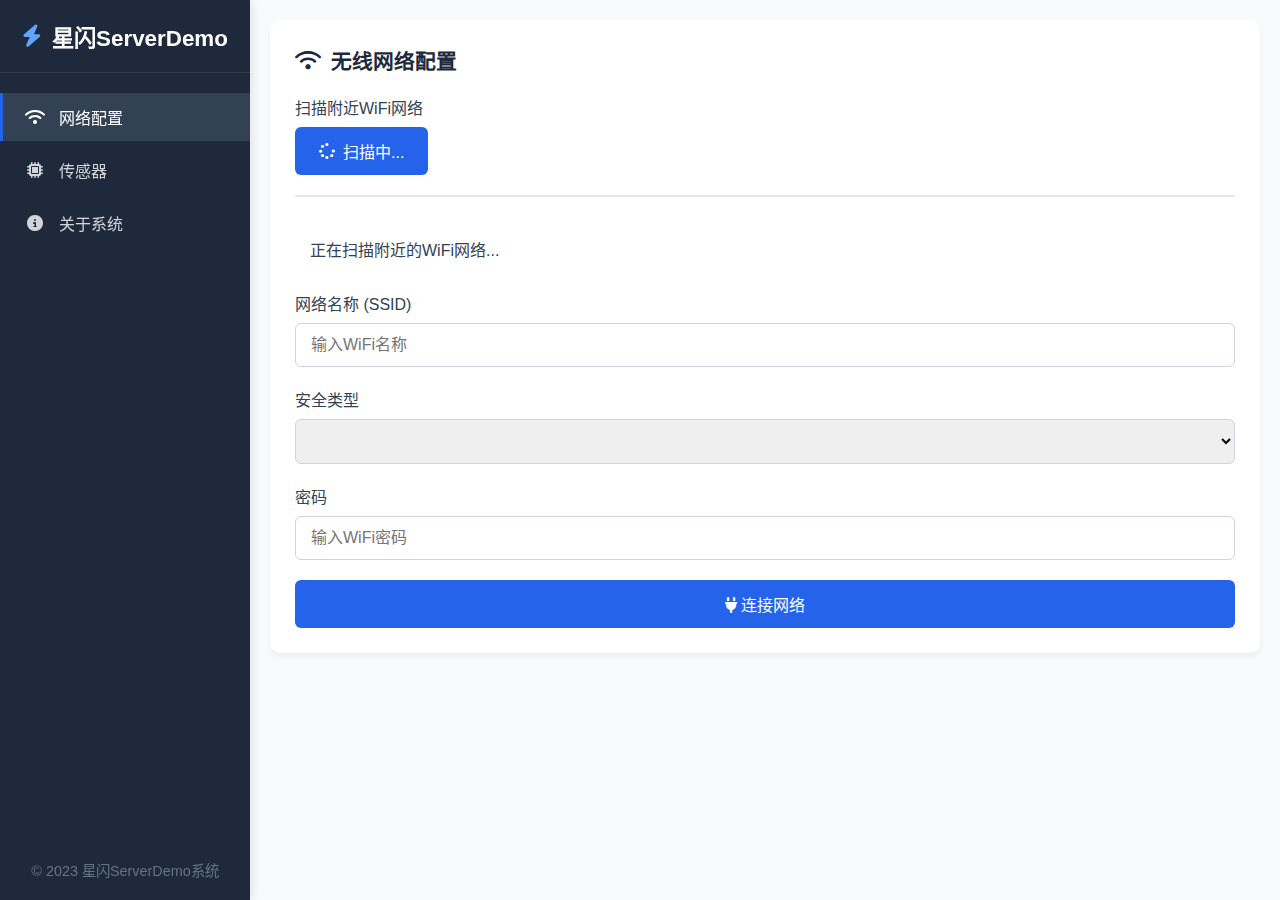
<file: index.html>
<!DOCTYPE html>
<html lang="zh-CN">
<head>
    <meta charset="UTF-8">
    <meta name="viewport" content="width=device-width, initial-scale=1.0">
    <title>星闪ServerDemo - 管理系统</title>
    <link rel="stylesheet" href="./css/all.min.css">
    <link rel="stylesheet" href="./css/media.css">
    <link rel="stylesheet" href="./css/main.css">
</head>
<body>
    <!-- 移动端顶部导航栏 -->
    <div class="mobile-header">
        <div class="logo">
            <i class="fas fa-bolt"></i>
            <span>星闪ServerDemo</span>
        </div>
        <button class="mobile-menu-btn" id="mobileMenuBtn">
            <i class="fas fa-bars"></i>
        </button>
    </div>
    
    <!-- 侧边栏遮罩层 -->
    <div class="sidebar-overlay" id="sidebarOverlay"></div>
    
    <!-- 左侧侧边栏 -->
    <div class="sidebar" id="sidebar">
        <div class="sidebar-header">
            <div class="logo">
                <i class="fas fa-bolt"></i>
                <span>星闪ServerDemo</span>
            </div>
        </div>
        
        <ul class="nav-links">
            <li><a href="#" class="active" data-page="network"><i class="fas fa-wifi"></i> 网络配置</a></li>
            <li><a href="#" data-page="sensor"><i class="fas fa-microchip"></i> 传感器</a></li>
            <li><a href="#" data-page="about"><i class="fas fa-info-circle"></i> 关于系统</a></li>
        </ul>
        
        <div class="footer">
            <p>&copy; 2023 星闪ServerDemo系统</p>
        </div>
    </div>
    
    <!-- 主内容区域 -->
    <div class="main-content" id="mainContent">
        <!-- 网络配置页面 -->
        <div class="page-content" id="network-page">
            <div class="content-card">
                <h2 class="card-title"><i class="fas fa-wifi"></i> 无线网络配置</h2>
                
                <div class="form-group">
                    <label class="form-label">扫描附近WiFi网络</label>
                    <button class="btn btn-primary" id="scanWifiBtn">
                        <i class="fas fa-sync-alt"></i> 扫描网络
                    </button>
                </div>
                
                <div class="wifi-list" id="wifiList">
                    <!-- WiFi列表将通过JS动态填充 -->
                </div>
                
                <div id="wifiStatus" class="status-message"></div>
                
                <form id="wifiConnectForm">
                    <div class="form-group">
                        <label class="form-label" for="wifiSSID">网络名称 (SSID)</label>
                        <input type="text" id="wifiSSID" class="form-control" placeholder="输入WiFi名称" required>
                    </div>
                    
                    <div class="form-group">
                        <label class="form-label" for="securityType">安全类型</label>
                        <select id="securityType" class="form-control" required>
                        </select>
                    </div>
                    
                    <div class="form-group">
                        <label class="form-label" for="wifiPassword">密码</label>
                        <input type="password" id="wifiPassword" class="form-control" placeholder="输入WiFi密码">
                    </div>
                    
                    <div id="connectStatus" class="status-message"></div>
                    
                    <button type="submit" class="btn btn-primary btn-block">
                        <i class="fas fa-plug"></i> 连接网络
                    </button>
                </form>
            </div>
        </div>
        
        <!-- 传感器页面 -->
        <div class="page-content" id="sensor-page" style="display: none;">
            <div class="content-card">
                <h2 class="card-title"><i class="fas fa-microchip"></i> 传感器管理</h2>
                <div class="construction">
                    <i class="fas fa-tools"></i>
                    <h3>传感器页面建设中</h3>
                    <p>此功能正在开发中，即将推出</p>
                </div>
            </div>
        </div>
        
        <!-- 关于系统页面 -->
        <div class="page-content" id="about-page" style="display: none;">
            <div class="content-card">
                <h2 class="card-title"><i class="fas fa-info-circle"></i> 系统信息</h2>
                
                <div class="system-info">
                    <div class="info-item">
                        <div class="info-label">系统名称</div>
                        <div class="info-value">星闪ServerDemo</div>
                    </div>
                    
                    <div class="info-item">
                        <div class="info-label">系统版本</div>
                        <div class="info-value">
                            <span class="version-badge">v2.3.5</span>
                        </div>
                    </div>
                    
                    <div class="info-item">
                        <div class="info-label">发布日期</div>
                        <div class="info-value">2023年10月15日</div>
                    </div>
                    
                    <div class="info-item">
                        <div class="info-label">技术支持</div>
                        <div class="info-value">support@starlink-demo.com</div>
                    </div>
                </div>
            </div>
            
            <div class="content-card">
                <h2 class="card-title"><i class="fas fa-sync-alt"></i> 系统升级</h2>
                
                <div class="file-upload">
                    <div class="upload-area" id="uploadArea">
                        <i class="fas fa-cloud-upload-alt"></i>
                        <p>点击或拖拽文件到此处上传升级包</p>
                        <p class="small">支持格式：.bin, .zip, .tar.gz</p>
                        <button class="upload-btn" id="selectFileBtn">
                            <i class="fas fa-file-upload"></i> 选择文件
                        </button>
                        <input type="file" id="fileInput" class="file-input">
                    </div>
                    
                    <div id="fileInfo" style="display: none; padding: 15px; background: #f1f5f9; border-radius: 8px;">
                        <p><i class="fas fa-file"></i> <span id="fileName">firmware_v2.4.0.bin</span></p>
                        <button class="upload-btn" id="startUpgradeBtn" style="margin-top: 15px;">
                            <i class="fas fa-play-circle"></i> 开始升级
                        </button>
                    </div>
                </div>
            </div>
        </div>
    </div>
    <script src="js/changePage.js"></script>
    <script src="js/changeSecurityType.js"></script>
    <script src="js/confirmForm.js"></script>
    <script src="js/dragDropUpload.js"></script>
    <script src="js/initPage.js"></script>
    <script src="js/mobileMenu.js"></script>
    <script src="js/scanWifi.js"></script>
    <script src="js/uploadFile.js"></script>
    <script src="js/getSecurityType.js"></script>
</body>
</html>
</file>
<file: css/media.css>
@import './assets.css';

/* 响应式设计 - 移动端优化 */
@media (max-width: 992px) {
    .sidebar {
        transform: translateX(-100%);
        width: 280px;
    }
    
    .sidebar.active {
        transform: translateX(0);
        box-shadow: 0 0 20px rgba(0, 0, 0, 0.3);
    }
    
    .main-content {
        margin-left: 0;
        padding: 15px;
        padding-top: calc(var(--header-height) + 20px);
    }
    
    .mobile-header {
        display: flex;
    }
    
    .header {
        display: none;
    }
    
    .content-card {
        padding: 20px;
    }
    
    .upload-area {
        padding: 20px;
    }
    
    .upload-area i {
        font-size: 2.5rem;
    }
    
    .info-item {
        flex-direction: column;
        align-items: flex-start;
        gap: 8px;
    }
    
    .info-label {
        width: 100%;
    }
    
    .page-title {
        font-size: 1.6rem;
    }
    
    .form-row {
        flex-direction: column;
        gap: 0;
    }
}

/* 小屏手机优化 */
@media (max-width: 480px) {
    :root {
        --header-height: 55px;
    }
    
    .mobile-header .logo {
        font-size: 1.1rem;
    }
    
    .content-card {
        padding: 15px;
    }
    
    .card-title {
        font-size: 1.2rem;
    }
    
    .system-info {
        gap: 15px;
    }
    
    .upload-area {
        padding: 15px;
    }
    
    .upload-area p {
        font-size: 0.9rem;
    }
    
    .upload-btn {
        padding: 8px 16px;
        font-size: 0.9rem;
    }
}
</file>
<file: css/main.css>
@import './assets.css';


body {
    background-color: var(--content-bg);
    color: var(--text-color);
    min-height: 100vh;
    overflow-x: hidden;
}

/* 移动端顶部导航栏 */
.mobile-header {
    display: none;
    position: fixed;
    top: 0;
    left: 0;
    width: 100%;
    background: var(--sidebar-bg);
    color: white;
    height: var(--header-height);
    padding: 0 20px;
    z-index: 1000;
    box-shadow: 0 2px 10px rgba(0, 0, 0, 0.1);
    align-items: center;
    justify-content: space-between;
}

.mobile-header .logo {
    display: flex;
    align-items: center;
    gap: 10px;
    font-size: 1.2rem;
    font-weight: 600;
}

.mobile-header .logo i {
    color: #60a5fa;
}

.mobile-menu-btn {
    background: transparent;
    border: none;
    color: white;
    font-size: 1.5rem;
    cursor: pointer;
}

/* 侧边栏样式 */
.sidebar {
    width: var(--sidebar-width);
    background: var(--sidebar-bg);
    color: white;
    height: 100vh;
    position: fixed;
    top: 0;
    left: 0;
    display: flex;
    flex-direction: column;
    box-shadow: 2px 0 10px rgba(0, 0, 0, 0.1);
    z-index: 100;
    transition: var(--transition);
}

.sidebar-header {
    padding: 20px;
    text-align: center;
    border-bottom: 1px solid rgba(255, 255, 255, 0.1);
}

.logo {
    display: flex;
    align-items: center;
    justify-content: center;
    gap: 10px;
    font-size: 1.4rem;
    font-weight: 600;
}

.logo i {
    color: #60a5fa;
}

.nav-links {
    padding: 20px 0;
    flex-grow: 1;
}

.nav-links li {
    list-style: none;
    margin-bottom: 5px;
}

.nav-links a {
    display: flex;
    align-items: center;
    padding: 12px 20px;
    color: rgba(255, 255, 255, 0.8);
    text-decoration: none;
    font-size: 1rem;
    transition: var(--transition);
    border-left: 3px solid transparent;
}

.nav-links a i {
    margin-right: 12px;
    width: 24px;
    text-align: center;
}

.nav-links a:hover, 
.nav-links a.active {
    background: var(--sidebar-active);
    color: white;
    border-left: 3px solid var(--primary-color);
}

/* 主内容区域 */
.main-content {
    flex: 1;
    margin-left: var(--sidebar-width);
    padding: 20px;
    min-height: 100vh;
    transition: var(--transition);
}

.header {
    display: flex;
    justify-content: space-between;
    align-items: center;
    padding: 15px 0;
    margin-bottom: 20px;
    border-bottom: 1px solid #e2e8f0;
}

.page-title {
    font-size: 1.8rem;
    font-weight: 600;
    color: var(--sidebar-bg);
}

/* 页面卡片样式 */
.content-card {
    background: var(--card-bg);
    border-radius: 10px;
    box-shadow: 0 4px 6px rgba(0, 0, 0, 0.05);
    padding: 25px;
    margin-bottom: 25px;
}

.card-title {
    font-size: 1.3rem;
    margin-bottom: 20px;
    color: var(--sidebar-bg);
    display: flex;
    align-items: center;
    gap: 10px;
}

/* 表单样式 */
.form-group {
    margin-bottom: 20px;
}

.form-label {
    display: block;
    margin-bottom: 8px;
    font-weight: 500;
    color: var(--text-color);
}

.form-control {
    width: 100%;
    padding: 12px 15px;
    border: 1px solid #cbd5e1;
    border-radius: 6px;
    font-size: 1rem;
    transition: var(--transition);
}

.form-control:focus {
    border-color: var(--primary-color);
    outline: none;
    box-shadow: 0 0 0 3px rgba(37, 99, 235, 0.1);
}

.form-row {
    display: flex;
    gap: 15px;
    margin-bottom: 15px;
}

.form-col {
    flex: 1;
}

.btn {
    display: inline-flex;
    align-items: center;
    justify-content: center;
    padding: 12px 24px;
    border-radius: 6px;
    font-size: 1rem;
    font-weight: 500;
    cursor: pointer;
    transition: var(--transition);
    border: none;
    gap: 8px;
}

.btn-primary {
    background-color: var(--primary-color);
    color: white;
}

.btn-primary:hover {
    background-color: #1d4ed8;
}

.btn-block {
    display: block;
    width: 100%;
}

/* 无线网络列表 */
.wifi-list {
    max-height: 300px;
    overflow-y: auto;
    border: 1px solid #e2e8f0;
    border-radius: 8px;
    margin-bottom: 25px;
}

.wifi-item {
    padding: 15px;
    border-bottom: 1px solid #f1f5f9;
    display: flex;
    align-items: center;
    cursor: pointer;
    transition: var(--transition);
}

.wifi-item:last-child {
    border-bottom: none;
}

.wifi-item:hover {
    background-color: #f1f5f9;
}

.wifi-item.active {
    background-color: #dbeafe;
    border-left: 3px solid var(--primary-color);
}

.wifi-icon {
    font-size: 1.5rem;
    margin-right: 15px;
    color: var(--text-light);
}

.wifi-info {
    flex: 1;
}

.wifi-name {
    font-weight: 500;
    margin-bottom: 5px;
}

.wifi-details {
    display: flex;
    gap: 15px;
    font-size: 0.9rem;
    color: var(--text-light);
}

.wifi-strength {
    display: flex;
    align-items: center;
    gap: 5px;
}

.signal-bar {
    height: 4px;
    width: 20px;
    background-color: #e2e8f0;
    border-radius: 2px;
}

.signal-bar.active {
    background-color: var(--success);
}

/* 关于系统页面样式 */
.system-info {
    display: flex;
    flex-direction: column;
    gap: 20px;
}

.info-item {
    display: flex;
    align-items: center;
    padding: 15px 0;
    border-bottom: 1px solid #f1f5f9;
}

.info-item:last-child {
    border-bottom: none;
}

.info-label {
    width: 120px;
    font-weight: 600;
    color: var(--text-light);
}

.info-value {
    flex: 1;
}

.version-badge {
    background: #dbeafe;
    color: var(--primary-color);
    padding: 3px 10px;
    border-radius: 20px;
    font-size: 0.9rem;
    font-weight: 500;
}

/* 文件上传样式 */
.file-upload {
    display: flex;
    flex-direction: column;
    gap: 15px;
}

.upload-area {
    border: 2px dashed #cbd5e1;
    border-radius: 8px;
    padding: 30px;
    text-align: center;
    cursor: pointer;
    transition: var(--transition);
}

.upload-area:hover {
    border-color: var(--primary-color);
    background: #f0f9ff;
}

.upload-area i {
    font-size: 3rem;
    color: #cbd5e1;
    margin-bottom: 15px;
}

.upload-area p {
    color: var(--text-light);
    margin-bottom: 10px;
}

.upload-btn {
    background: var(--primary-color);
    color: white;
    border: none;
    padding: 10px 20px;
    border-radius: 5px;
    cursor: pointer;
    font-weight: 500;
    display: inline-flex;
    align-items: center;
    gap: 8px;
    transition: var(--transition);
}

.upload-btn:hover {
    background: #1d4ed8;
}

.file-input {
    display: none;
}

/* 建设中页面样式 */
.construction {
    display: flex;
    flex-direction: column;
    align-items: center;
    justify-content: center;
    min-height: 300px;
    gap: 20px;
    text-align: center;
    color: var(--text-light);
}

.construction i {
    font-size: 4rem;
    color: #cbd5e1;
}



/* 侧边栏遮罩层 */
.sidebar-overlay {
    position: fixed;
    top: 0;
    left: 0;
    width: 100%;
    height: 100%;
    background: rgba(0, 0, 0, 0.5);
    z-index: 99;
    display: none;
}

.sidebar-overlay.active {
    display: block;
}

/* 页脚样式 */
.footer {
    text-align: center;
    padding: 20px;
    color: var(--text-light);
    font-size: 0.9rem;
    margin-top: auto;
}

/* 状态消息 */
.status-message {
    padding: 15px;
    border-radius: 6px;
    margin: 15px 0;
    display: none;
}

.status-success {
    background-color: #dcfce7;
    color: #166534;
    border-left: 4px solid var(--success);
}

.status-error {
    background-color: #fee2e2;
    color: #b91c1c;
    border-left: 4px solid var(--danger);
}
</file>
